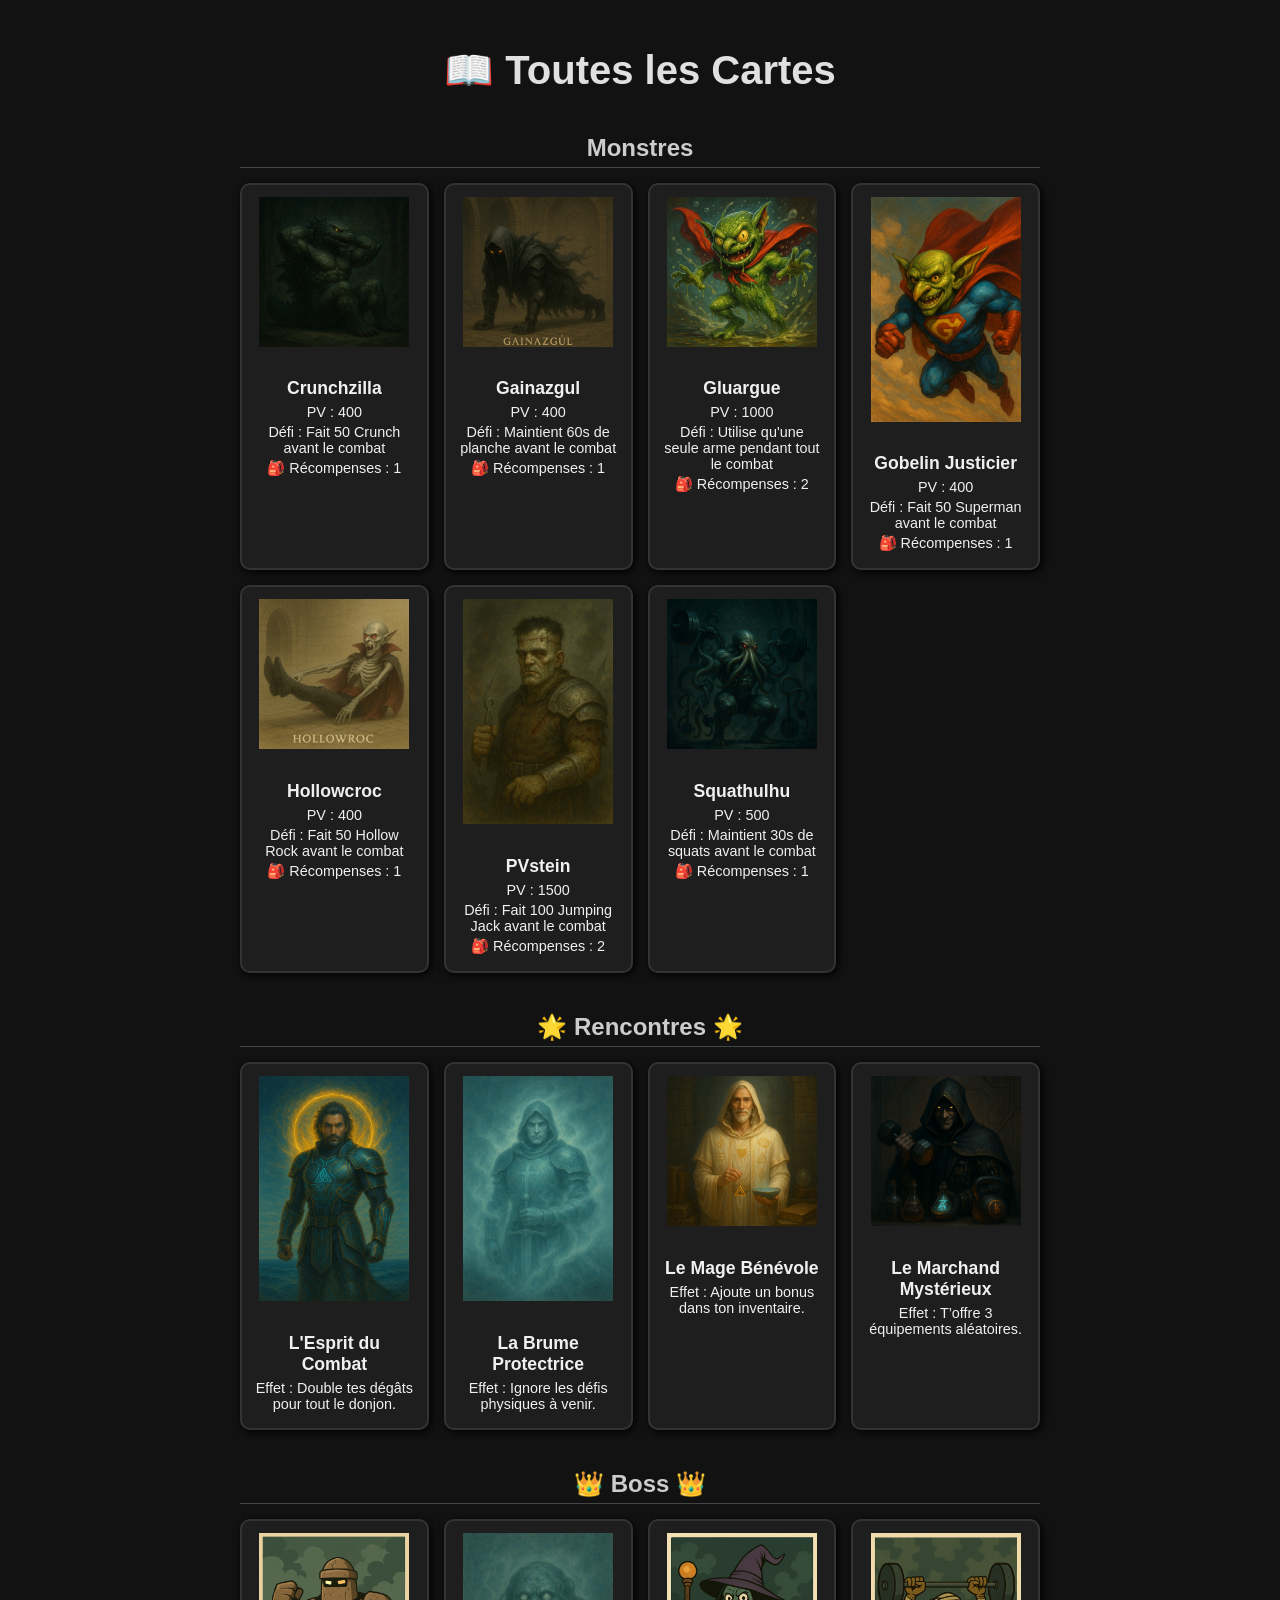
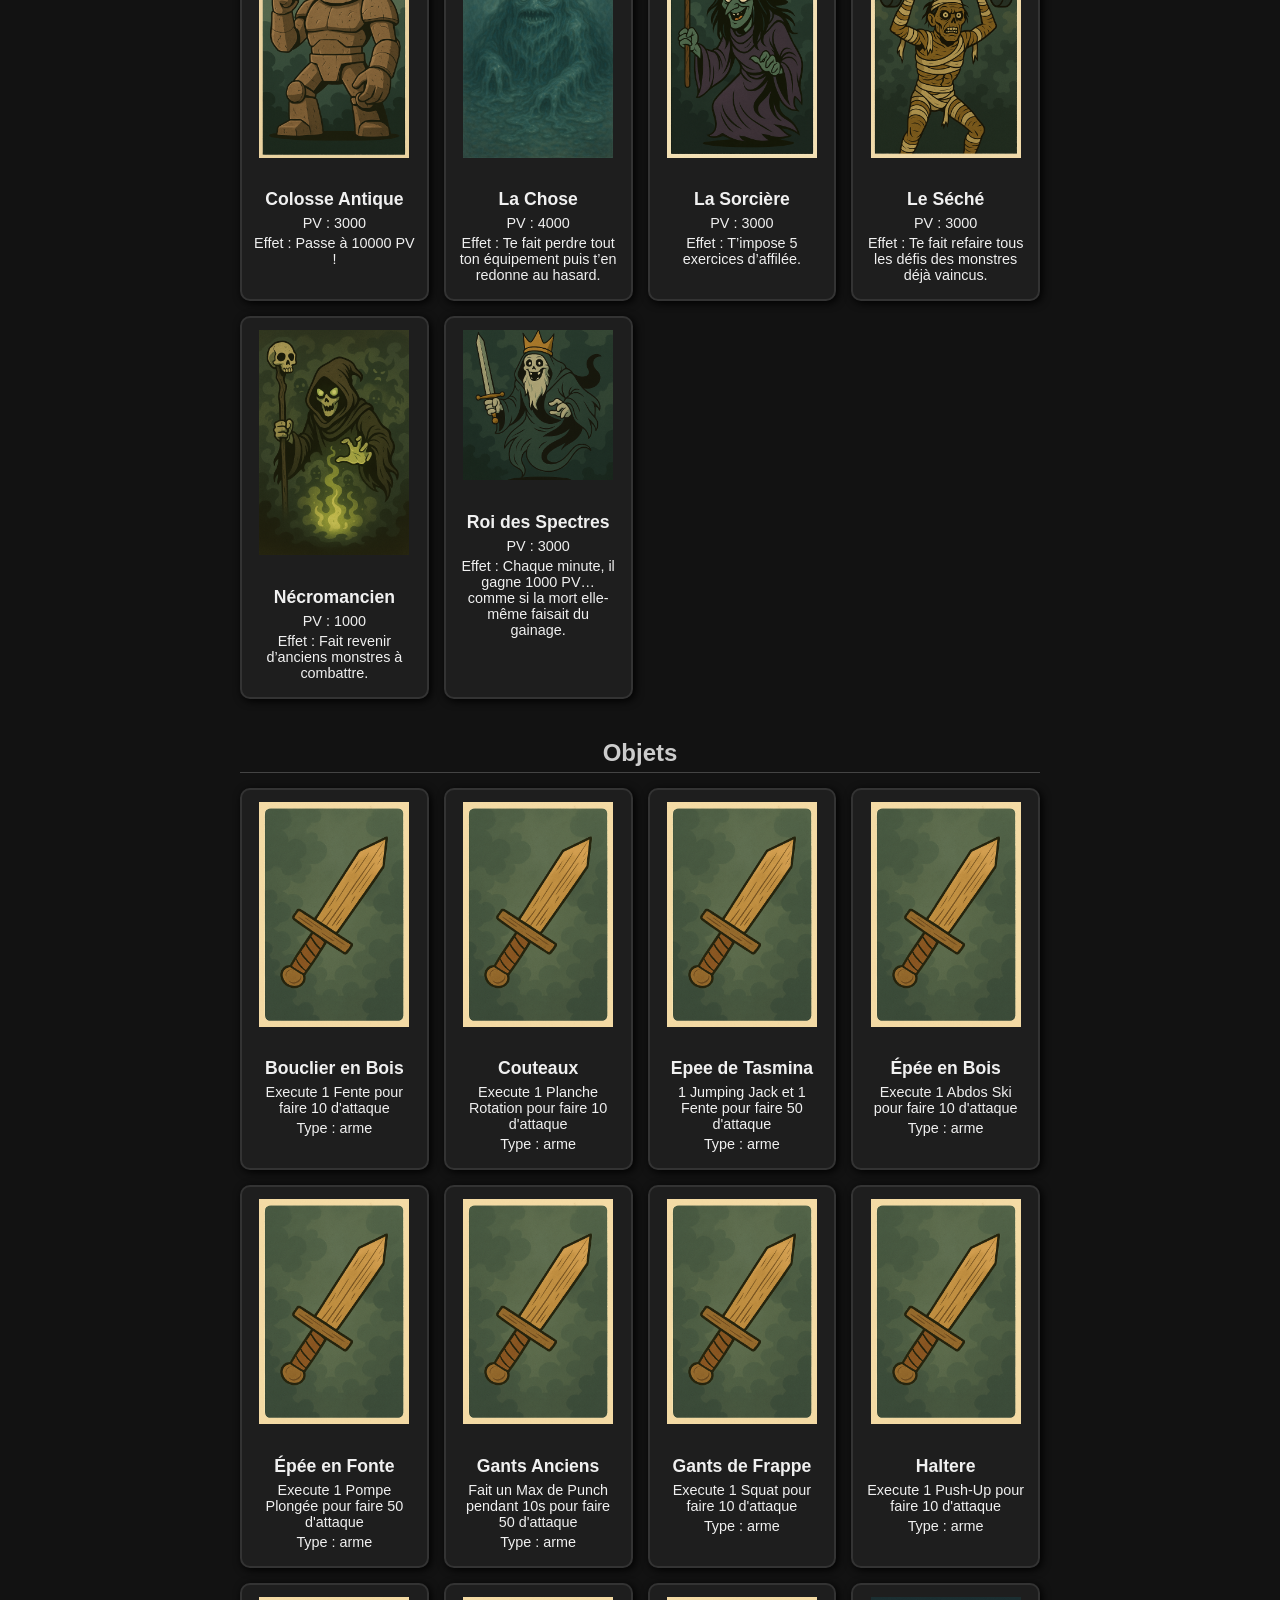
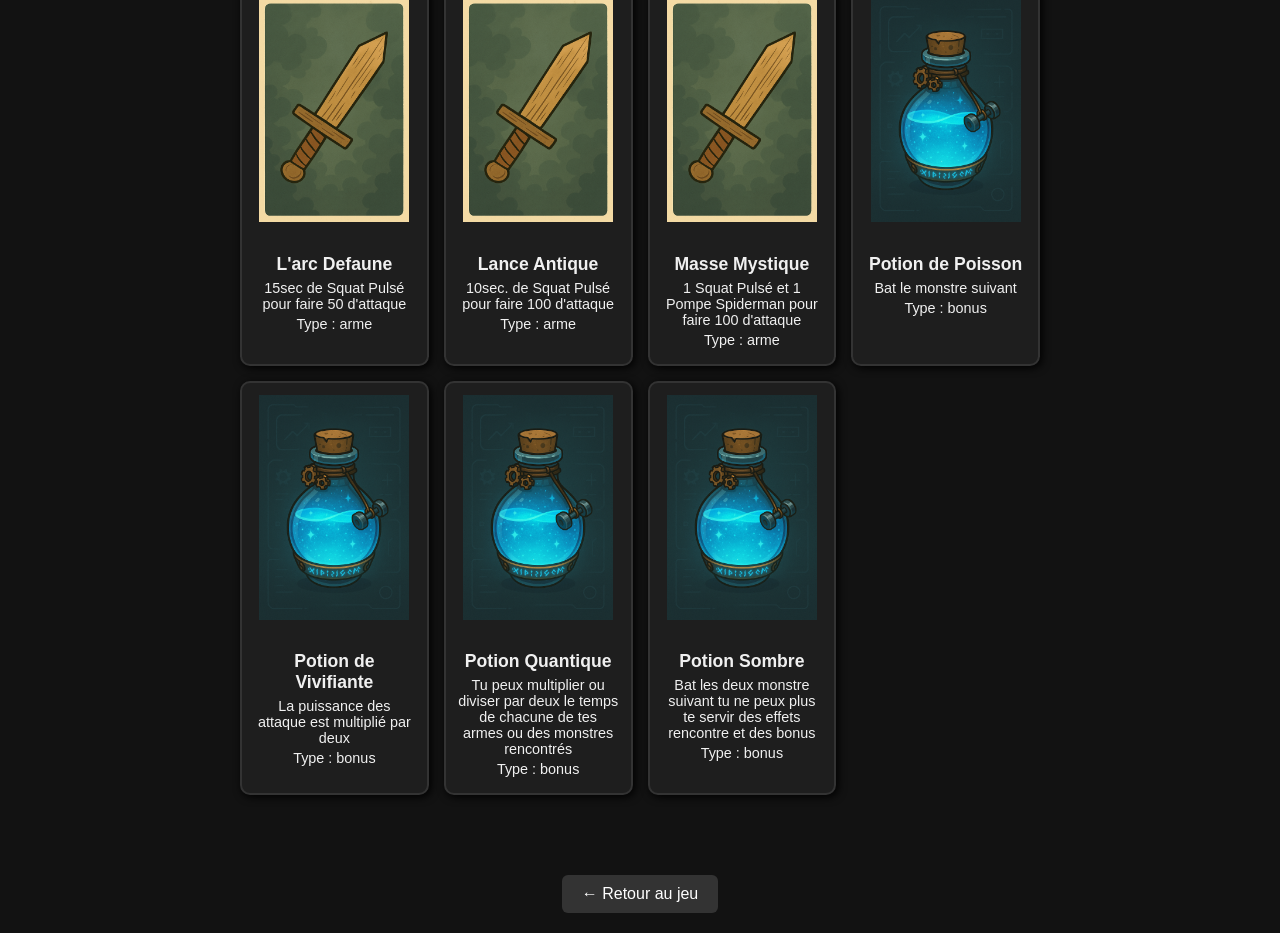
<file: card.html>
<!DOCTYPE html>
<html lang="fr">
<head>
  <meta charset="UTF-8" />
  <meta name="viewport" content="width=device-width, initial-scale=1.0"/>
  <title>Cartes - Donjon Solo</title>
  <link rel="stylesheet" href="style.css">
</head>
<body>

  <h1>📖 Toutes les Cartes</h1>

  <section id="cartes-container">
    <!-- Sections dynamiques injectées ici -->
  </section>

  <a class="retour" href="index.html">← Retour au jeu</a>

  <script>
    fetch("data.json")
      .then(res => res.json())
      .then(data => {
        const container = document.getElementById("cartes-container");

        const categories = [
          { key: "monstres", label: "Monstres" },
          { key: "monstres_spe", label: "🌟 Rencontres 🌟" },
          { key: "boss", label: "👑 Boss 👑" },
          { key: "objets", label: "Objets" }
        ];

        categories.forEach(cat => {
  const list = [...data[cat.key]].sort((a, b) => a.nom.localeCompare(b.nom));

  const section = document.createElement("section");
  section.innerHTML = `<h2 class="section-title">${cat.label}</h2>`;

  const div = document.createElement("div");
  div.classList.add("cartes");

  const nomsVus = new Set(); // 🔥 pour éviter les doublons

  list.forEach(item => {
    if (nomsVus.has(item.nom)) return; // ⚡ saute si déjà vu
    nomsVus.add(item.nom);

    const c = document.createElement("div");
    c.classList.add("carte");

    c.innerHTML = `
      <img src="${item.image}" alt="${item.nom}">
      <h3>${item.nom}</h3>
      ${item.pv ? `<p>PV : ${item.pv}</p>` : ""}
      ${item.defi ? `<p>Défi : ${item.defi}</p>` : ""}
      ${item.effet ? `<p>${item.effet}</p>` : ""}
      ${item.recompenses ? `<p>🎒 Récompenses : ${item.recompenses}</p>` : ""}
      ${item.type ? `<p>Type : ${item.type}</p>` : ""}
      ${item.regle_speciale ? `<p>Effet : ${item.description}</p>` : ""}
      ${item.special ? `<p>Effet : ${item.description}</p>` : ""}
    `;

    div.appendChild(c);
  });

  section.appendChild(div);
  container.appendChild(section);
});
      })
      .catch(error => {
        document.getElementById("cartes-container").innerHTML = "<p>Erreur de chargement des cartes 😢</p>";
        console.error("Erreur data.json : ", error);
      });
  </script>

</body>
</html>
</file>
<file: style.css>
/* === Base === */
body {
  background-color: #121212;
  color: #f0f0f0;
  font-family: 'Arial', sans-serif;
  text-align: center;
  padding: 20px;
  margin: 0;
}

h1 {
  margin-bottom: 30px;
  font-size: 2.5rem;
  color: #e0e0e0;
}

h2 {
  font-size: 20px;
  margin-bottom: 15px;
  color: #cccccc;
}

section {
  margin: 40px auto;
  max-width: 800px;
}

.section-title {
  font-size: 1.5rem;
  color: #ccc;
  margin-bottom: 10px;
  border-bottom: 1px solid #444;
  padding-bottom: 5px;
}

ul {
  list-style: none;
  padding-left: 0;
  margin-left: 0;
}

/* === Cartes === */
.cartes {
  display: grid;
  grid-template-columns: repeat(auto-fit, minmax(180px, 1fr));
  gap: 15px;
  margin-top: 15px;
}

.carte {
  background-color: #1e1e1e;
  border: 2px solid #333;
  border-radius: 10px;
  padding: 12px;
  box-shadow: 2px 2px 8px #000;
  text-align: center;
}

.carte img {
  width: 150px;
  height: auto;
  margin-bottom: 10px;
}

.carte h3 {
  font-size: 1.1rem;
  margin-bottom: 5px;
}

.carte p {
  font-size: 0.9rem;
  margin: 4px 0;
}

/* === Boutons === */
.bouton-principal, .bouton-secondaire {
  border: none;
  cursor: pointer;
  transition: background-color 0.3s, transform 0.2s;
}

.bouton-principal {
  margin: 10px 5px;
  padding: 12px 24px;
  font-size: 18px;
  border-radius: 8px;
  background-color: #333;
  color: #f0f0f0;
}

.bouton-principal:hover {
  background-color: #555;
  transform: scale(1.05);
}

.bouton-secondaire {
  margin: 6px 5px;
  padding: 6px 12px;
  font-size: 14px;
  border-radius: 6px;
  background-color: #333;
  color: #f0f0f0;
}

.bouton-secondaire:hover {
  background-color: #555;
  transform: scale(1.05);
}

#menu-boutons {
  display: flex;
  flex-direction: column;
  align-items: center;
  gap: 10px;
  margin-top: 20px;
}

#menu-boutons button {
  width: 80%;
  max-width: 300px;
}

/* === Chrono === */
#zone-chrono {
  text-align: center;
  margin-bottom: 20px;
}

#affichage-chrono {
  font-size: 22px;
  margin-bottom: 8px;
  color: #f0f0f0;
}

.barre-chrono {
  background: #333;
  width: 80%;
  height: 18px;
  margin: 0 auto;
  border-radius: 8px;
  overflow: hidden;
}

#barre-progression {
  background: #00ff00;
  height: 100%;
  width: 0%;
  transition: width 0.3s linear;
}

/* === Inventaire === */
#inventaire {
  margin-top: 40px;
}

#liste-equipement {
  padding: 0;
}

#liste-equipement li {
  margin: 8px 0;
  list-style: none;
  font-size: 16px;
}

/* === Historique === */
.bloc-historique {
  background-color: #1a1a1a;
  padding: 10px 15px;
  border-radius: 8px;
  width: 80%;
  margin: 20px auto 0 auto;
}

.bloc-historique ul {
  list-style: none;
  padding: 0;
}

.bloc-historique li {
  font-family: "Courier New", Courier, monospace;
  font-size: 12px;
  color: #00ff00;
  margin: 2px 0;
  text-align: left;
  padding-left: 10px;
}

/* === Popup Exercices === */
.popup-exercices {
  position: fixed;
  top: 10%;
  left: 50%;
  transform: translate(-50%);
  z-index: 999;
  background: #000000de;
  color: white;
  padding: 20px;
  border-radius: 12px;
  box-shadow: 0 0 20px rgba(0, 0, 0, 0.872);
  width: 90vw;
  max-width: 600px;
  max-height: 80vh;
  overflow-y: auto;
  display: none;
}

.popup-exercices.active {
  display: block;
}

.popup-contenu {
  text-align: center;
}

.liste-exercices {
  list-style: none;
  padding: 0;
  margin-top: 10px;
}

/* === Pop Up Marchand === */

.popup-choix {
  position: fixed;
  top: 20%;
  left: 10%;
  right: 10%;
  max-height: 75vh;
  overflow-y: auto;
  background: #111;
  border: 2px solid #888;
  padding: 20px;
  z-index: 999;
  text-align: center;
  border-radius: 10px;
  box-shadow: 0 0 15px rgba(0, 0, 0, 0.7);
}

.popup-choix .carte {
  display: inline-block;
  width: 150px;
  height: 250px;
  margin: 10px;
  padding: 10px;
  background: #222;
  border: 1px solid #444;
  border-radius: 8px;
  text-align: center;
  vertical-align: top;
  box-sizing: border-box;
  overflow: hidden;
  white-space: normal;
  word-wrap: break-word;
}

.popup-choix .carte img {
  width: 80px;
  height: 80px;
  object-fit: contain;
  margin-bottom: 8px;
}

.popup-choix .carte strong {
  display: block;
  margin: 6px 0;
  font-size: 14px;
}

.popup-choix .carte em {
  display: block;
  font-size: 12px;
  color: #bbb;
  margin: 2px 0;
}

.popup-choix .carte small {
  display: block;
  font-size: 12px;
  color: #ccc;
  margin: 2px 0;
  max-height: 70px;
  overflow-y: auto;
}

/* === Lien retour === */
a.retour {
  display: inline-block;
  margin-top: 40px;
  padding: 10px 20px;
  background-color: #333;
  color: #fff;
  border-radius: 6px;
  text-decoration: none;
  transition: background-color 0.3s;
}

a.retour:hover {
  background-color: #555;
}

/* === Animations === */

@keyframes flash {
  0% { background-color: #fffa; }
  100% { background-color: transparent; }
}

@keyframes shake {
  0% { transform: translateX(0); }
  25% { transform: translateX(-5px); }
  50% { transform: translateX(5px); }
  75% { transform: translateX(-5px); }
  100% { transform: translateX(0); }
}

.shake {
  animation: shake 0.4s ease-in-out;
}

@keyframes affaibli {
  from { background-color: red; }
  to { background-color: #1e1e1e; }
}

@keyframes rebondir {
  0% { transform: scale(0.5); }
  50% { transform: scale(1.1); }
  70% { transform: scale(0.9); }
  100% { transform: scale(1); }
}

/* === Capsule === */

.container {
  max-width: 960px;
  margin: 0 auto;
  padding: 20px;
}

@media screen and (max-width: 768px) {
  .container {
    max-width: 100%;
    padding: 10px;
  }
}
</file>
